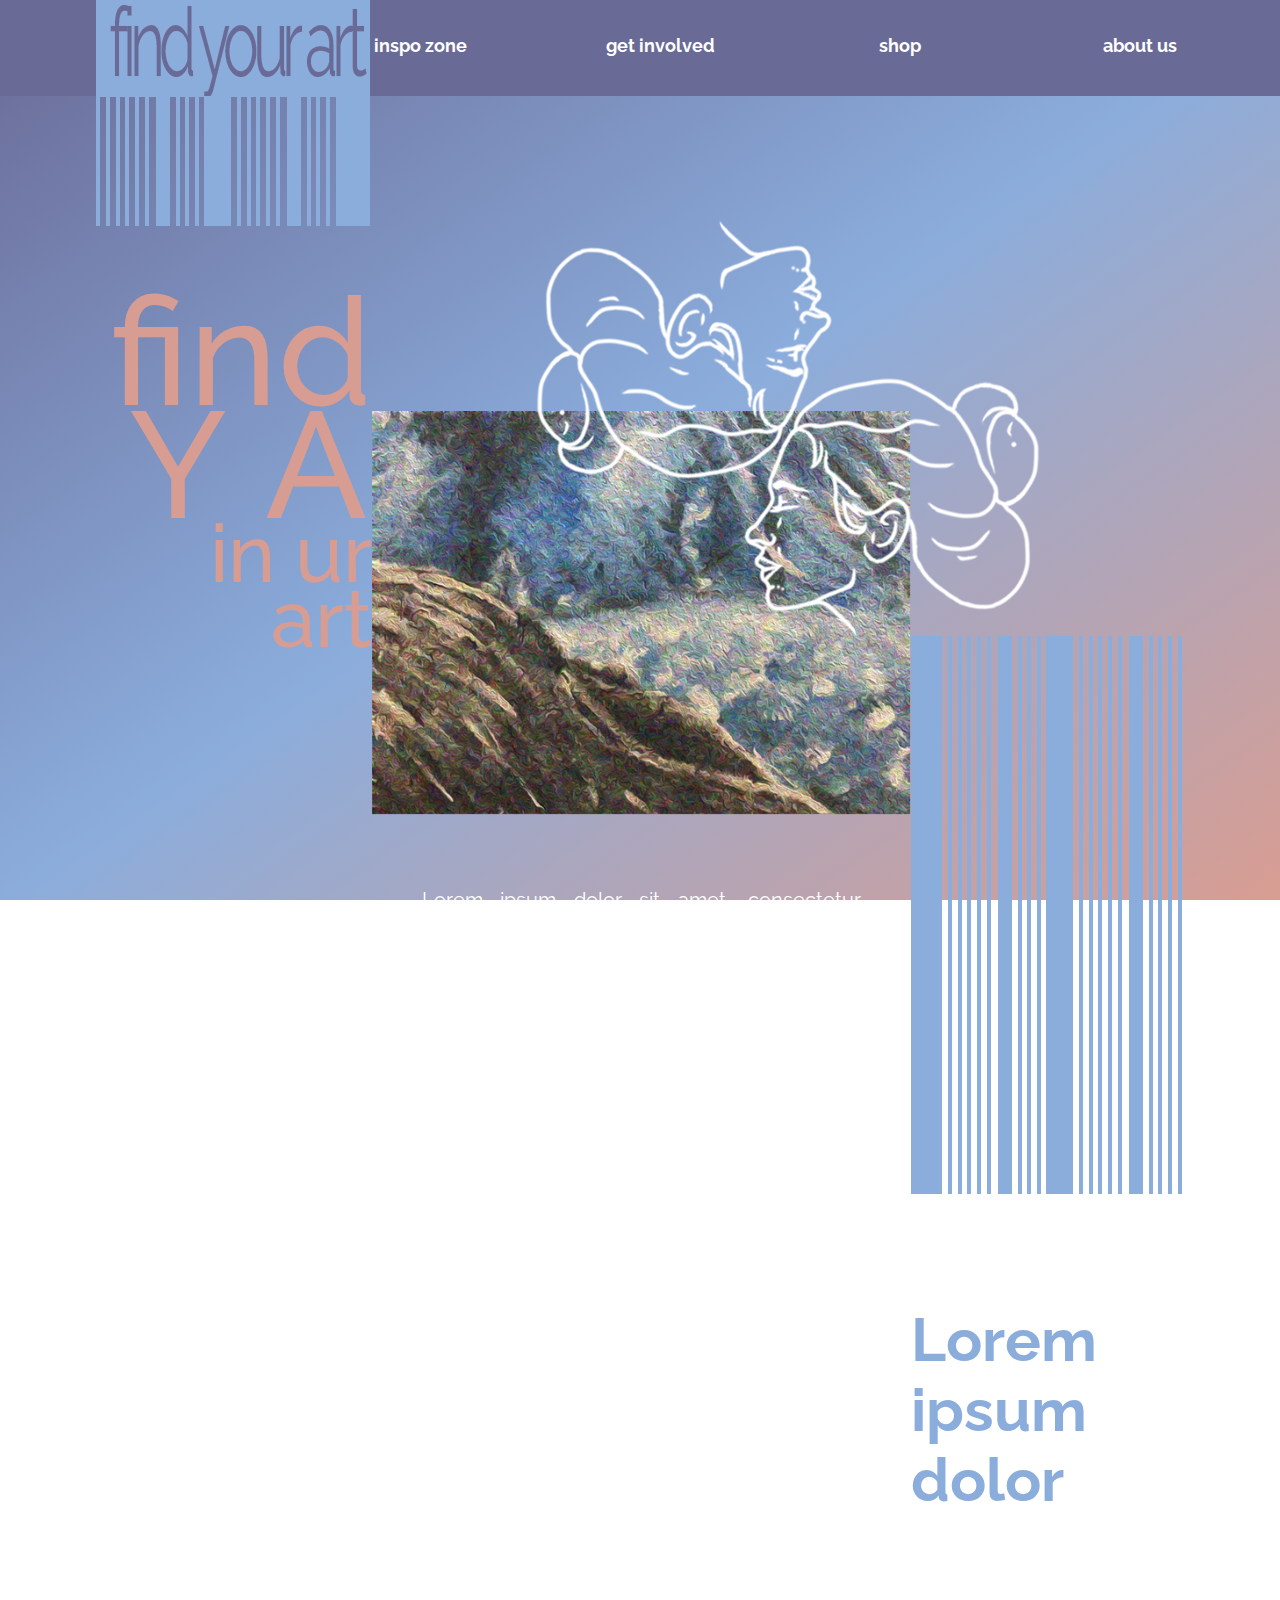
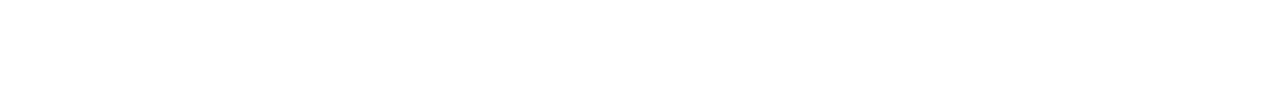
<file: findya/index.html>
<!DOCTYPE html>
<html lang="en">
<head>
    <meta charset="UTF-8">
    <meta http-equiv="X-UA-Compatible" content="IE=edge">
    <meta name="viewport" content="width=device-width, initial-scale=1.0">
    <title>Find Your Art - the online magazine</title>
    <link rel="stylesheet" href="style.css">
    <link rel="preconnect" href="https://fonts.googleapis.com">
    <link rel="preconnect" href="https://fonts.gstatic.com" crossorigin>
    <link href="https://fonts.googleapis.com/css2?family=Raleway:wght@400;700&display=swap" rel="stylesheet">
</head>
<body class="body_page">
    <header>
        <nav class="header">
           <!-- The findYA logo -->
           <img src="img/logo.png" alt="findYA logo" class="logo">


            <!-- Menu items -->
            <div class="menu_items_container">
                <a href="£" class="menu_item" id="home_mainpage">home</a>
                <a href="category.html" class="menu_item">inspo zone</a>
                <a href="#" class="menu_item">get involved</a>
                <a href="#" class="menu_item">shop</a>
                <a href="#" class="menu_item">about us</a>        
            </div>

        </nav>
    </header>

    <img src="img/blue_lines.png" alt="blue vertical lines" class="blue_lines">
    <div class="mainpage_container">
        <img src="img/faces.png" alt="white linear women's faces" class="faces">
        <div class="welcome">
            <div class="slogan_container">
                <p class="slogan_p1">find</p>
                <p class="slogan_p1" id="slogan_p1">Y A</p>
                <p class="slogan_p2">in ur</p>
                <p class="slogan_p2">art</p>
            </div> 
            <img src="img/mainpagephoto.png" alt="photo of the painting created by Suzy Krauzowicz" class="mainpagephoto">
            <img src="img/blue_lines_longver.png" alt="long blue vertical lines" class="blue_lines_longver">
            <div class="text_mainpage">
                <p>Lorem ipsum dolor sit amet, consectetur adipiscing elit, sed do eiusmod tempor incididunt ut labore et dolore magna aliqua. Quis ipsum suspendisse ultrices gravida.</p>
                <p> commodo viverra maecenas accumsan lacus vel facilisis. Lorem ipsum dolor sit amet, consectetur adipiscing elit, sed do eiusmod tempor incididunt ut labore et dolore magna aliqua. </p>
                <p> Quis ipsum suspendisse ultrices gravida. Risus commodo viverra maecenas accumsan lacus vel facilisis. </p>
            </div>
            <h1 class="title">Lorem ipsum dolor</h1>
        </div>
        
        
    </div>
    
    
</body>
</html>
</file>
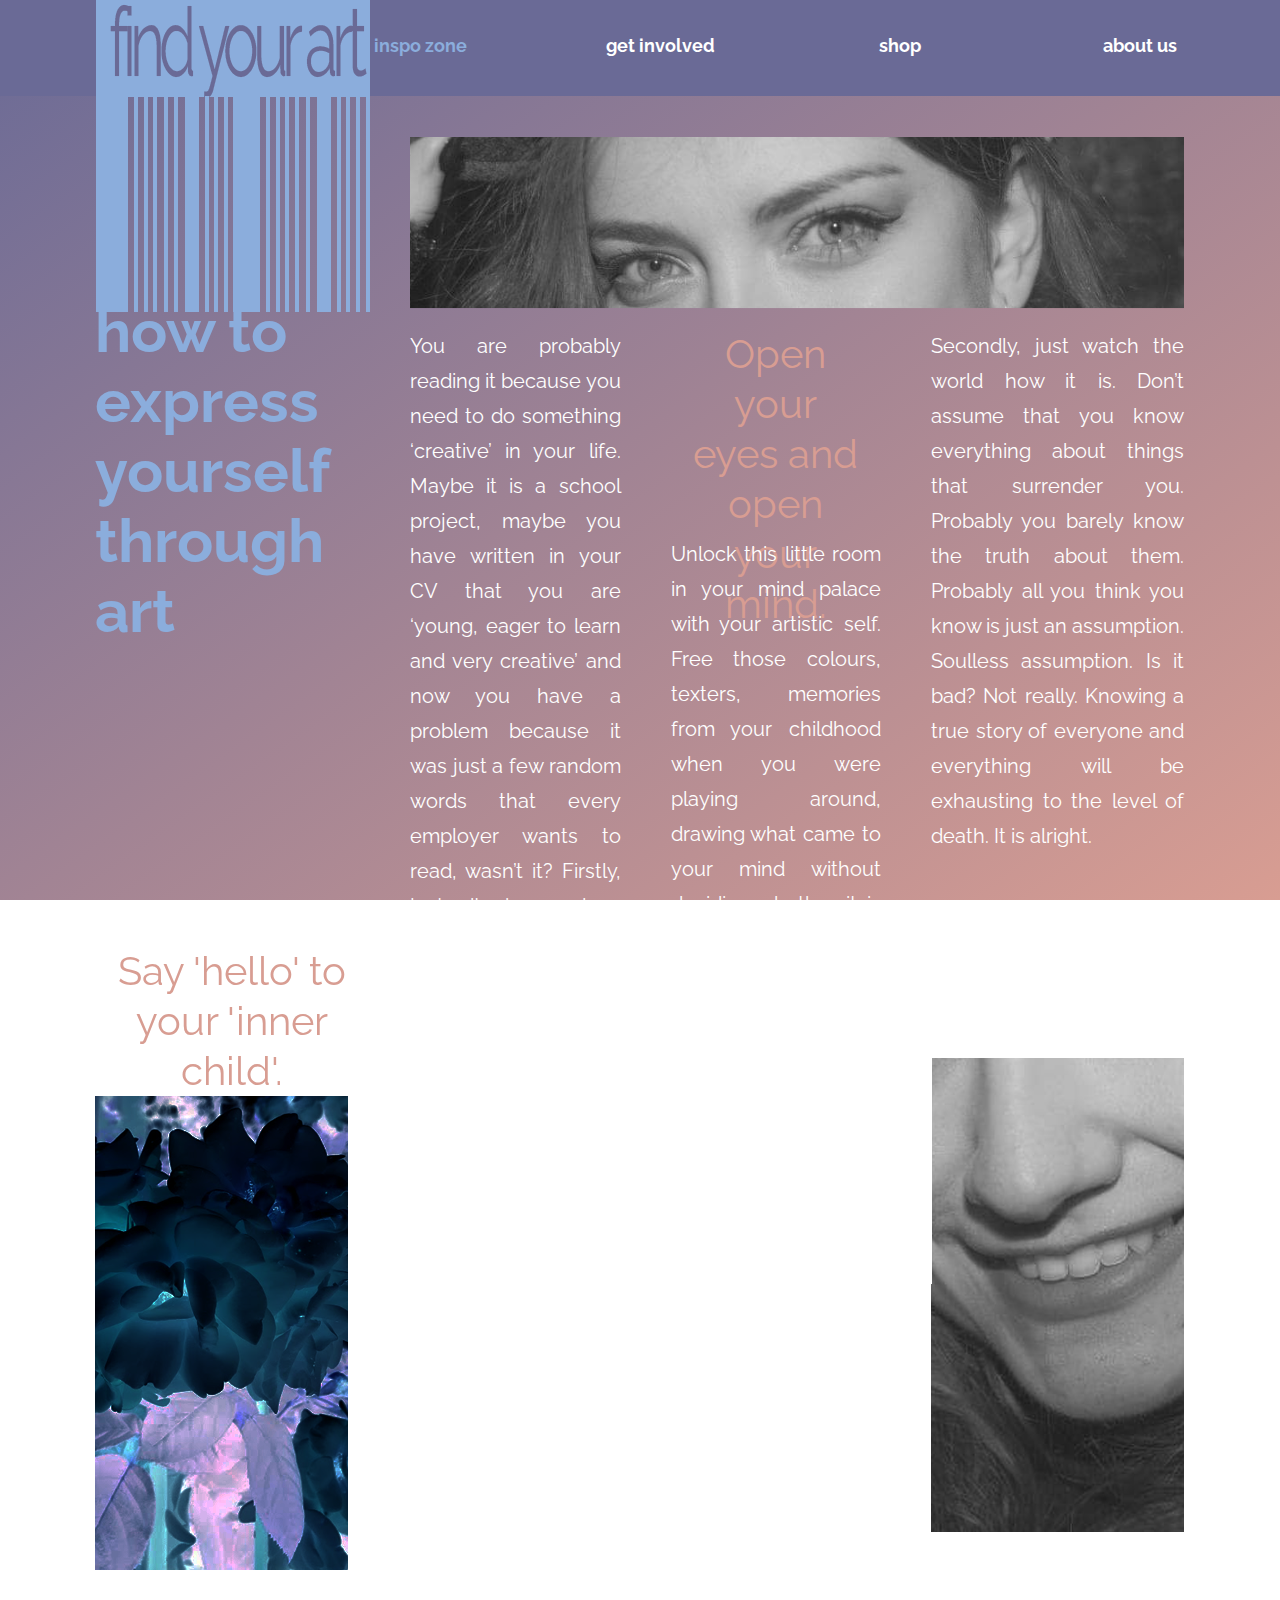
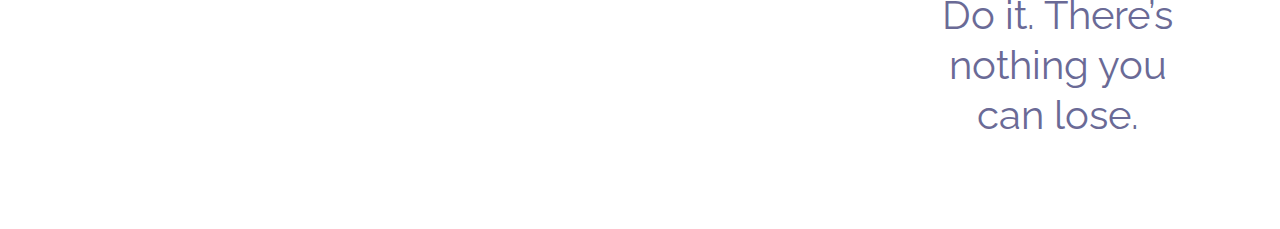
<file: findya/article1.html>
<!DOCTYPE html>
<html lang="en">
<head>
    <meta charset="UTF-8">
    <meta http-equiv="X-UA-Compatible" content="IE=edge">
    <meta name="viewport" content="width=device-width, initial-scale=1.0">
    <title>how to express yourself through art</title>
    <link rel="stylesheet" href="style.css">
    <link rel="preconnect" href="https://fonts.googleapis.com">
    <link rel="preconnect" href="https://fonts.gstatic.com" crossorigin>
    <link href="https://fonts.googleapis.com/css2?family=Raleway:wght@400;700&display=swap" rel="stylesheet">
</head>
<body class="body_page2">
    <header>
        <nav class="header">
           <!-- The findYA logo -->
           <img src="img/logo.png" alt="findYA logo" class="logo">


            <!-- Menu items -->
            <div class="menu_items_container">
                <a href="index.html" class="menu_item">home</a>
                <a href="category.html" class="menu_item" id="home_mainpage">inspo zone</a>
                <a href="#" class="menu_item">get involved</a>
                <a href="#" class="menu_item">shop</a>
                <a href="#" class="menu_item">about us</a>        
            </div>
        </nav>
    </header>

    <img src="img/blue_lines2.png" alt="blue vertical lines" class="blue_lines">
    <p class="article_title">how to express yourself through art</p>
    <p class="article_important2">Say 'hello' to your 'inner child'.</p>
    <img src="img/rose.png" alt="A dark blue rose with purple leaves" class="article_photo_right">

    <div class="article_container">
       <img src="img/article_smilling_girl.png" alt="Eyes of the girl" class="article_top_photo">
        <p class="artice_text" id="article_paragraph1">You are probably reading it because you need to do something ‘creative’ in your life. Maybe it is a school project, maybe you have written in your CV that you are ‘young, eager to learn and very creative’ and now you have a problem because it was just a few random words that every employer wants to read, wasn’t it? Firstly, just sit down, close your eyes and breath. Inhale. Exhale. Repeat. Well done!</p>
        <p class="article_important" id="article_important1">Open your eyes and open your mind.</p>
        <p class="artice_text" id="article_paragraph2"> Unlock this little room in your mind palace with your artistic self. Free those colours, texters, memories from your childhood when you were playing around, drawing what came to your mind without deciding whether it is worth drawing or not. Say ‘hello’ to your ‘inner child’.  </p>
        <p class="artice_text" id="article_paragraph3">Secondly, just watch the world how it is. Don’t assume that you know everything about things that surrender you. Probably you barely know the truth about them. Probably all you think you know is just an assumption. Soulless assumption. Is it bad? Not really. Knowing a true story of everyone and everything will be exhausting to the level of death. It is alright.</p>
        <p class="artice_text" id="article_paragraph4">However, try to understand things without judging them. Try to feel more, don’t start with creating opinion on whatever thing you can see. Admire creatures of this world. Admire scents of the wind. Admire sound of the waves when you are standing at the seashore. Admire new day, drawn yourself in the night’s atmosphere. Try it and your world view might change drastically.</p>
        <p class="artice_text" id="article_paragraph5">What’s wrong? You don’t want to? Do you think that it is just a stupid article on the Internet? Did you make an opinion about it by now? Did you try to understand? Do it. There’s nothing you can lose. if you do it, it will be all done. You will start catching a moment, seizing the day (‘Carpe diem’ as Horace once wrote), stealing the feelings and the atmosphere from daily, ordinary chores, places, activities. </p>
        <img src="img/smile.png" alt="A smile of the girl" id="article_right_photo">
        <p class="article_important" id="article_important2">Do it. There’s nothing you can lose.</p>
</div>
    
    

</body>
</html>
</file>
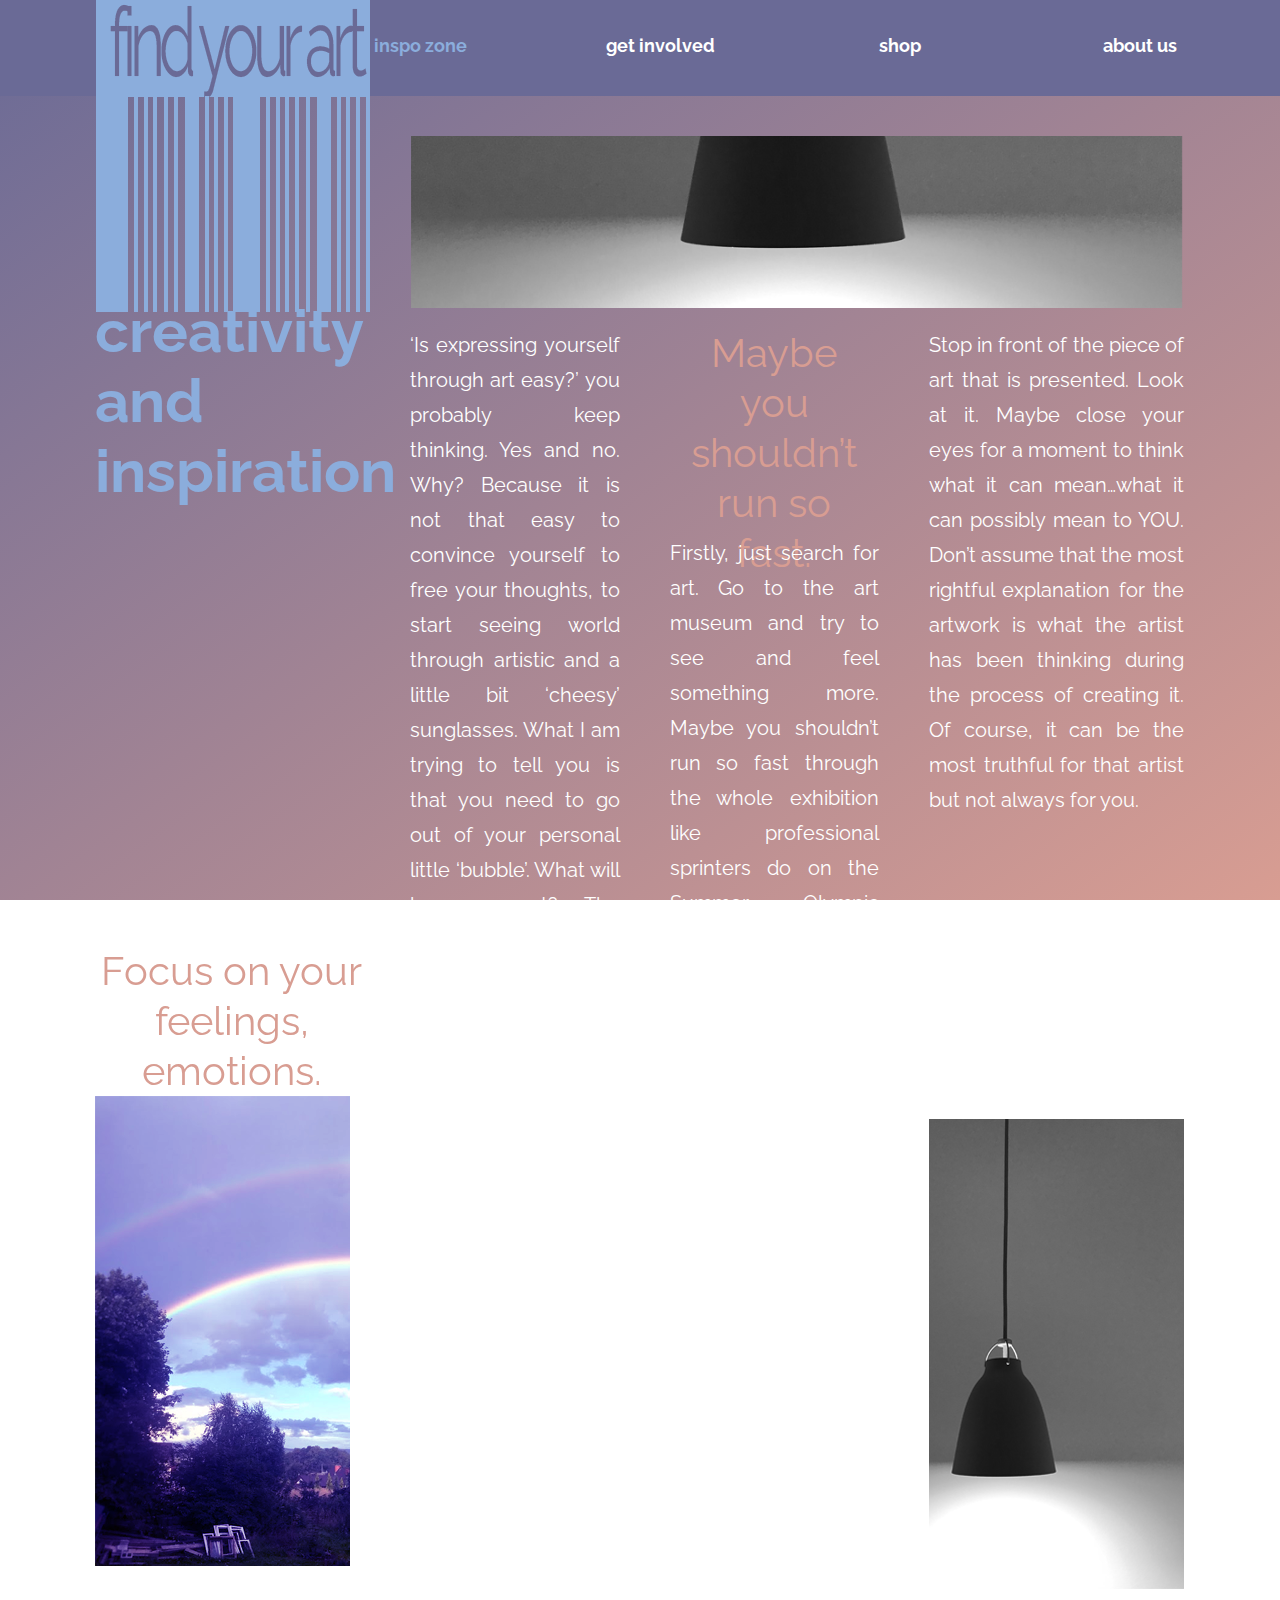
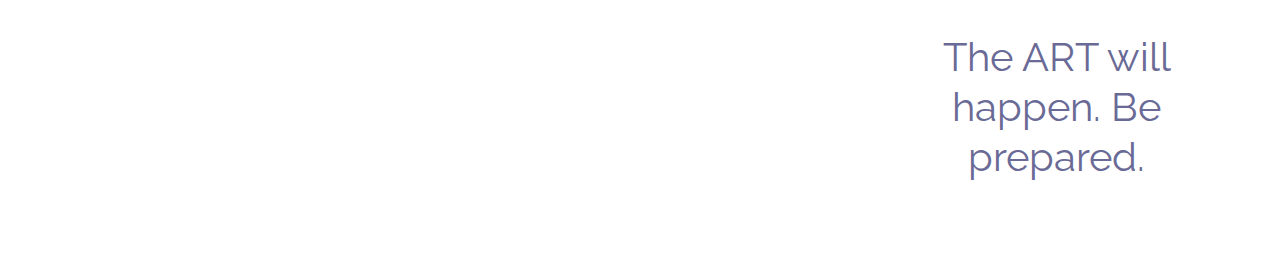
<file: findya/article2.html>
<!DOCTYPE html>
<html lang="en">
<head>
    <meta charset="UTF-8">
    <meta http-equiv="X-UA-Compatible" content="IE=edge">
    <meta name="viewport" content="width=device-width, initial-scale=1.0">
    <title>creativity and inspiration</title>
    <link rel="stylesheet" href="style.css">
    <link rel="preconnect" href="https://fonts.googleapis.com">
    <link rel="preconnect" href="https://fonts.gstatic.com" crossorigin>
    <link href="https://fonts.googleapis.com/css2?family=Raleway:wght@400;700&display=swap" rel="stylesheet">
</head>
<body class="body_page2">
    <header>
        <nav class="header">
           <!-- The findYA logo -->
           <img src="img/logo.png" alt="findYA logo" class="logo">


            <!-- Menu items -->
            <div class="menu_items_container">
                <a href="index.html" class="menu_item">home</a>
                <a href="category.html" class="menu_item" id="home_mainpage">inspo zone</a>
                <a href="#" class="menu_item">get involved</a>
                <a href="#" class="menu_item">shop</a>
                <a href="#" class="menu_item">about us</a>        
            </div>
        </nav>
    </header>

    <img src="img/blue_lines2.png" alt="blue vertical lines" class="blue_lines">
    <p class="article_title">creativity and inspiration</p>
    <p class="article_important2">Focus on your feelings, emotions.</p>
    <img src="img/rainbow.png" alt="A rainbow" class="article_photo_right">

    <div class="article_container">
       <img src="img/lamp.png" alt="A lamp" class="article_top_photo">
        <p class="artice_text" id="article_paragraph1">‘Is expressing yourself through art easy?’ you probably keep thinking. Yes and no. Why? Because it is not that easy to convince yourself to free your thoughts, to start seeing world through artistic and a little bit ‘cheesy’ sunglasses. What I am trying to tell you is that you need to go out of your personal little ‘bubble’. What will happen next? The ART will happen. Your true creativity will explode as inactive volcanoes do, unexpectedly.</p>
        <p class="article_important" id="article_important1">Maybe you shouldn’t run so fast.</p>
        <p class="artice_text" id="article_paragraph2">Firstly, just search for art. Go to the art museum and try to see and feel something more. Maybe you shouldn’t run so fast through the whole exhibition like professional sprinters do on the Summer Olympic Games once every four years.</p>
        <p class="artice_text" id="article_paragraph3">Stop in front of the piece of art that is presented. Look at it. Maybe close your eyes for a moment to think what it can mean…what it can possibly mean to YOU. Don’t assume that the most rightful explanation for the artwork is what the artist has been thinking during the process of creating it. Of course, it can be the most truthful for that artist but not always for you.</p>
        <p class="artice_text" id="article_paragraph4">Secondly, be a little bit egoistic in the way that you look at your art and at the art in general. Focus on your feelings, emotions and the beauty. Nevertheless, don’t forget that the beauty, the art, everything creative is relative and subjective. Ten people can look at the same thing and 5 of them will be amazed by it, 2 will think that it is just ugly and 3 might be not affected by it at all.</p>
        <p class="artice_text" id="article_paragraph5">Overall, as Chuck Close once said 'Inspiration is for amateurs. The rest of us just show up and get the work done. If you wait around for the clouds to part and a bolt of lightning to strike you in the brain, you're not going to make an awful lot of work'.</p>
        <img src="img/lamplamp.png" alt="A lamp" id="article_right_photo">
        <p class="article_important" id="article_important2">The ART will happen. Be prepared.</p>
</div>
    
    

</body>
</html>
</file>
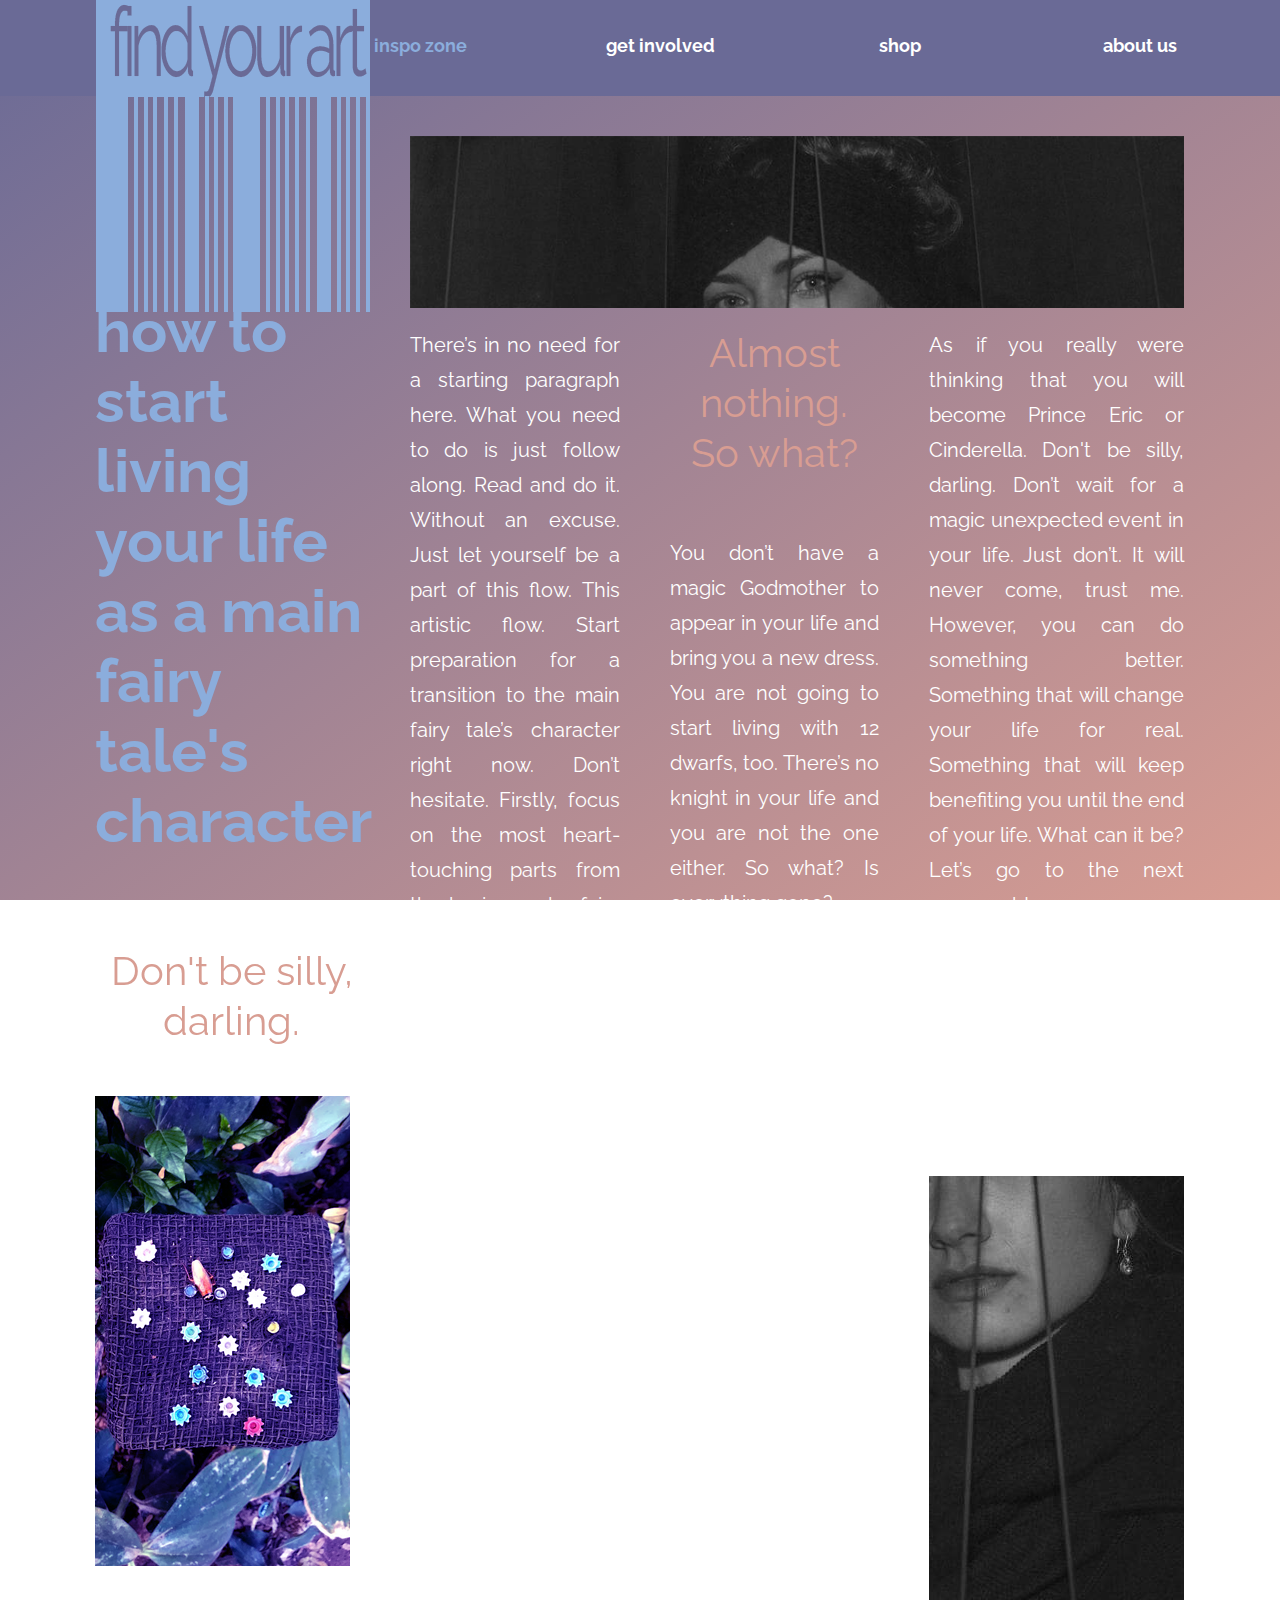
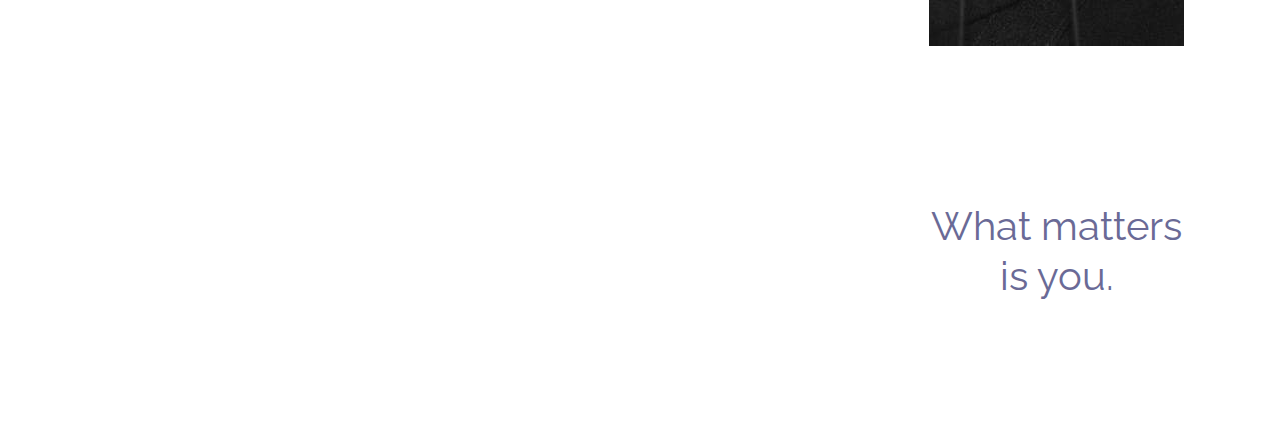
<file: findya/article3.html>
<!DOCTYPE html>
<html lang="en">
<head>
    <meta charset="UTF-8">
    <meta http-equiv="X-UA-Compatible" content="IE=edge">
    <meta name="viewport" content="width=device-width, initial-scale=1.0">
    <title>how to start living your life as a main fairy tale's character</title>
    <link rel="stylesheet" href="style.css">
    <link rel="preconnect" href="https://fonts.googleapis.com">
    <link rel="preconnect" href="https://fonts.gstatic.com" crossorigin>
    <link href="https://fonts.googleapis.com/css2?family=Raleway:wght@400;700&display=swap" rel="stylesheet">
</head>
<body class="body_page2">
    <header>
        <nav class="header">
           <!-- The findYA logo -->
           <img src="img/logo.png" alt="findYA logo" class="logo">


            <!-- Menu items -->
            <div class="menu_items_container">
                <a href="index.html" class="menu_item">home</a>
                <a href="category.html" class="menu_item" id="home_mainpage">inspo zone</a>
                <a href="#" class="menu_item">get involved</a>
                <a href="#" class="menu_item">shop</a>
                <a href="#" class="menu_item">about us</a>        
            </div>
        </nav>
    </header>

    <img src="img/blue_lines2.png" alt="blue vertical lines" class="blue_lines">
    <p class="article_title">how to start living your life as a main fairy tale's character</p>
    <p class="article_important2">Don't be silly, darling.</p>
    <img src="img/things.png" alt="A dark blue rose with purple leaves" class="article_photo_right">

    <div class="article_container">
         <img src="img/article_headband_girl.png" alt="Eyes of the girl" class="article_top_photo">
        <p class="artice_text" id="article_paragraph1">There’s in no need for a starting paragraph here. What you need to do is just follow along. Read and do it. Without an excuse. Just let yourself be a part of this flow. This artistic flow. Start preparation for a transition to the main fairy tale’s character right now. Don’t hesitate. Firstly, focus on the most heart-touching parts from the basic regular fairy tale. What’s the most important thing in them? What’s essential? What does seem achievable? </p>
            <p class="article_important" id="article_important1">Almost nothing. So what?</p>
        <p class="artice_text" id="article_paragraph2"> You don’t have a magic Godmother to appear in your life and bring you a new dress. You are not going to start living with 12 dwarfs, too. There’s no knight in your life and you are not the one either. So what? Is everything gone?</p>
        <p class="artice_text" id="article_paragraph3">As if you really were thinking that you will become Prince Eric or Cinderella. Don't be silly, darling. Don’t wait for a magic unexpected event in your life. Just don’t. It will never come, trust me. However, you can do something better. Something that will change your life for real. Something that will keep benefiting you until the end of your life. What can it be? Let’s go to the next paragraph!</p>
        <p class="artice_text" id="article_paragraph4">I tell you straight ahead – you should start learning about yourself. I’m not joking even if it seems like that. Knowing yourself, being able to name your feelings is something that you should work at NOW. Understanding yourself or even only trying to do so is sometimes a good start of your artistic journey. As Picasso once said, ‘Art washes away from the soul the dust of everyday life’, what can be interpreted as ‘If you make art, you surely live in some kind of a unrealistic dream’. </p>
        <p class="artice_text" id="article_paragraph5">Does it sound familiar? Something like living as a main fairy tale’s character? It does. Because creating your own art is like your own fairy tale that you have to tell others about. It doesn’t matter whether you will use words, acrylic paints or Photoshop. What matters is your story. What matters is you.</p>
         <img src="img/nose_lips.png" alt="A nose and lips of the girl" id="article_right_photo">
            <p class="article_important" id="article_important2"> What matters is you.</p>
</div>
    
    

</body>
</html>
</file>
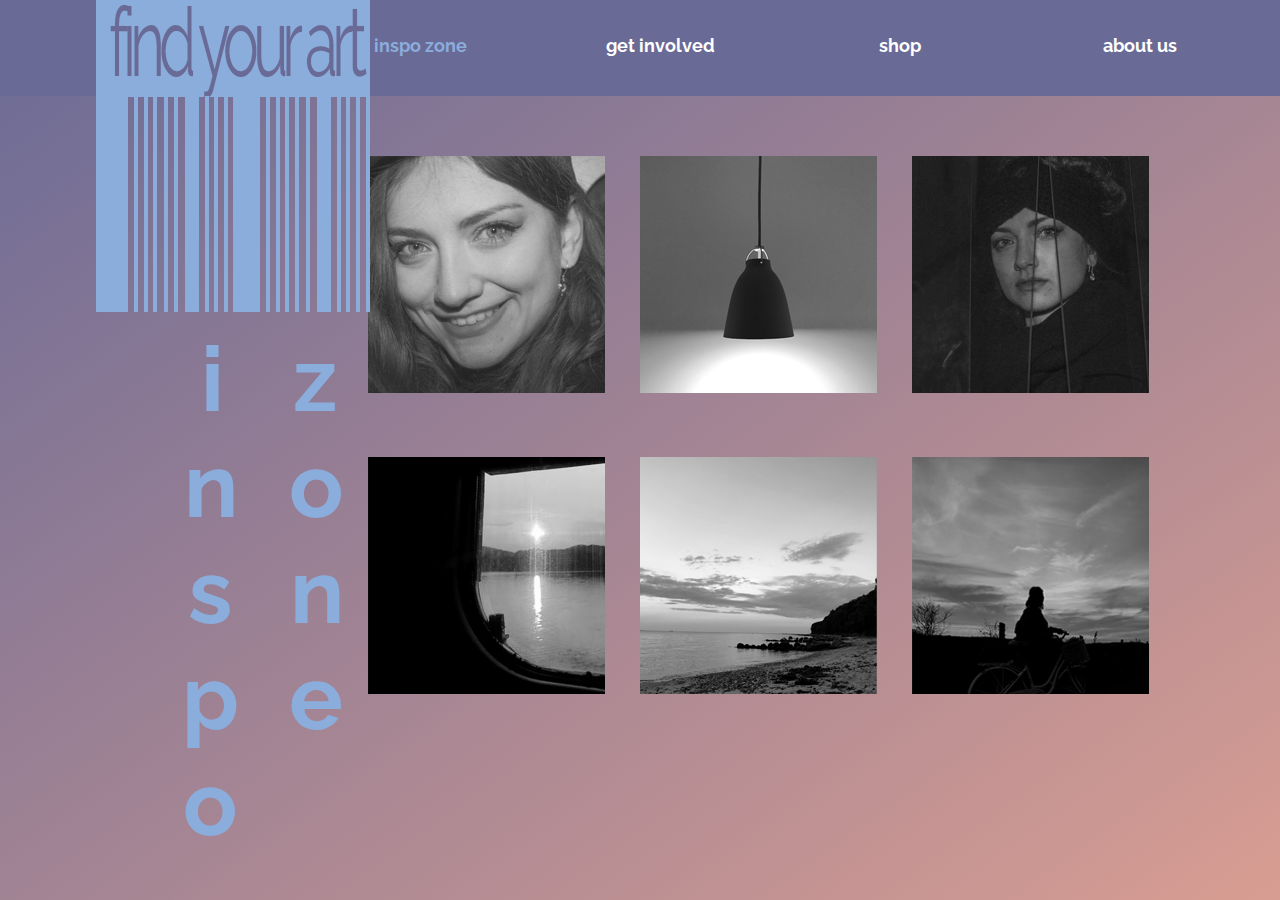
<file: findya/category.html>
<!DOCTYPE html>
<html lang="en">
<head>
    <meta charset="UTF-8">
    <meta http-equiv="X-UA-Compatible" content="IE=edge">
    <meta name="viewport" content="width=device-width, initial-scale=1.0">
    <title>Find Your Art - the online magazine</title>
    <link rel="stylesheet" href="style.css">
    <link rel="preconnect" href="https://fonts.googleapis.com">
    <link rel="preconnect" href="https://fonts.gstatic.com" crossorigin>
    <link href="https://fonts.googleapis.com/css2?family=Raleway:wght@400;700&display=swap" rel="stylesheet">
</head>
<body class="body_page2">
    <header>
        <nav class="header">
           <!-- The findYA logo -->
           <img src="img/logo.png" alt="findYA logo" class="logo">


            <!-- Menu items -->
            <div class="menu_items_container">
                <a href="index.html" class="menu_item" >home</a>
                <a href="category.html" class="menu_item" id="home_mainpage">inspo zone</a>
                <a href="#" class="menu_item">get involved</a>
                <a href="#" class="menu_item">shop</a>
                <a href="#" class="menu_item">about us</a>        
            </div>

        </nav>
    </header>

    <img src="img/blue_lines2.png" alt="blue vertical lines" class="blue_lines">
    <p class="category_title">zone inspo</p>
    <div class="category_container">
        
        <a href="article1.html" id="smilling_girl" class="thumbnail">
            <img src="img/girl_thumbnail.png" alt="A smilling girl"> 
                <!-- <div class="overlay">
                <div class="text">expressing yourself through art</div>
              </div>  -->
        </a>
        <a href="article2.html" id="lamp" class="thumbnail">
            <img src="img/lamp_thumbnail.png" alt="A  simple ceiling lamp" >
            <!-- <div class="overlay">
                <div class="text">creativity and inspiration</div>
              </div> -->
        </a>
        <a href="article3.html" id="headband_girl" class="thumbnail">
            <img src="img/girl2_thumbnail.png" alt="A girl in a headband" >
            <!-- <div class="overlay">
                <div class="text">how to start living your life as a main fairy tale's character</div>
              </div> -->
        </a>
        <img src="img/train_thumbnail.png" alt="A view from a train" id="train_view" class="thumbnail">
        <img src="img/sea_thumbnail.png" alt="A view of the sea" id="sea" class="thumbnail">
        <img src="img/bike_thumbnail.png" alt="A girl with a bike" id="bike_girl" class="thumbnail">
    </div>
    
    
</body>
</html>
</file>
<file: findya/style.css>
/* Basic reset */

:after
:before{
    margin: 0;
    padding: 0;
    border: 0;
    box-sizing: border-box;
}

.body_page{
    font-family: Raleway, sans-serif;
    max-width: 1680px;
    margin: 0;
    background-image: linear-gradient(to bottom right, #6a6a96, #8baddc, #d89d92);
    height: 100%;
    margin: 0;
    background-repeat: no-repeat;
    background-attachment: fixed;
}

.body_page2{
    font-family: Raleway, sans-serif;
    max-width: 1680px;
    margin: 0;
    background-image: linear-gradient(to bottom right, #6a6a96, #d89d92);
    height: 100%;
    margin: 0;
    background-repeat: no-repeat;
    background-attachment: fixed;
}

   /* ON MOBILE DEVICES - itll be good to have ot responsive c:*/

.header{
    background: #6a6a96;
    position: sticky;
    top:0;
    height: 96px;
    grid-column-start: 1;
    grid-column-end: 4;
}

.menu_items_container{
    right: 200px;
}

.menu_item{
    display: block;
    width: 100%;
    padding: 35px;
    color: white;
    text-decoration: none;
    text-align: center;
    margin-right: 40px;
    font-weight: 700;
    font-size: 18px;
    
}

#home_mainpage{
    color: #8baddc;
    font-size: 18px;

}

.blue_lines{
    position: absolute;
    left: 96px;
}

.faces{
    position: absolute;
    top: 220px;
    right: 240px;
}
  .logo{
    position: absolute;
    top: 0;
    right:0;
    left: 96px;
  }

  .mainpage_container{
      margin: 200px 96px;
  }

  .welcome{
      display: grid;
      grid-template-columns: repeat(4, 1fr); 
      
      /* 1fr 1fr 1fr 1fr; */
  }

  .slogan_container{
      padding: 0;
      margin: 0;
      height: 389px;
      width: 276px;
      text-align: right;
      color: #d89d92;
      font-weight: 500;
      grid-column-start: 1;
      grid-column-end: 2;
  }

  .slogan_p1{
      font-size: 150px;
      line-height: 113px;
      margin: 0;
  }

  #slogan_p1{
      letter-spacing: 5.5px;
  }

  .slogan_p2{
      font-size: 80px;
      line-height: 65px;
      margin: 0%;
  }

  .text_mainpage{
      color: white;
      font-size: 20px;
      text-align: justify;
      line-height: 30px;
      grid-column-start: 2;
      grid-column-end: 4;
      justify-self: center;
      padding: 50px 50px 0 50px;
  }


  .title{
      font-size: 60px;
      color: #8baddc;
      font-weight: 700;
      width: 273px;
      height: 189px;
      text-align: left;
      grid-column-start: 4;
      grid-column-end: 5;
      margin: 0;
      padding: 0;
  }

  .blue_lines_longver{
      grid-column-start: 4;
      grid-column-end: 5;
      grid-row-start: 1;
      grid-row-end: 3;
      border: 0;
      padding: 0;
      margin-top: 340px;
  }
  .mainpagephoto{
      grid-column-start: 2;
      grid-column-end: 4;
      margin-top: 115px;
      justify-self: stretch;
      
  }

.category_container{
    display: grid;
    grid-template-columns: repeat(4, 1fr);
    margin: 60px 96px;
    align-content: space-between;
    align-items: center;
    row-gap: 60px;

}

#smilling_girl{
    grid-column-start: 2;
    grid-column-end: 3;
}

#lamp{
    grid-column-start: 3;
    grid-column-end: 4;
}

#headband_girl{
    grid-column-start: 4;
    grid-column-end: 5;
}


#train_view{
    grid-column-start: 2;
    grid-column-end: 3;
}

#sea{
    grid-column-start: 3;
    grid-column-end: 4;
}

#bike_girl{
    grid-column-start: 4;
    grid-column-end: 5;
}

.category_title{
    font-size: 90px;
    color: #8baddc;
    font-weight: 700;
    width: 273px;
    height: 189px;
    text-align: left;
    /* grid-column-start: 1;
    grid-column-end: 2;
    grid-row-start: 1;
    grid-row-end: 3;
    align-self: flex-end; */
    margin: 230px 95px;
    padding: 0;
    writing-mode: vertical-rl;
    text-orientation: upright;
    position: absolute;
}

.article_title{
    font-size: 60px;
    color: #8baddc;
    font-weight: 700;
    width: 273px;
    height: 189px;
    text-align: left;
    margin: 200px 95px;
    padding: 0;
    position: absolute;
}

.article_container{
    display: grid;
    grid-template-columns: repeat(3, 1fr);
    grid-template-rows: 6;
    margin: 40px 96px 40px 410px;
    align-content: space-between;
    align-items: center;
    column-gap: 50px;
}

.artice_text{
    color: white;
    font-size: 20px;
    text-align: justify;
    line-height: 35px;
    font-family: Raleway, sans-serif;
}
.article_top_photo{
    grid-column-start: 1;
    grid-column-end: 4;
    justify-self: stretch;
}

.article_important{
    color: #d89d92;
    font-size: 40px;
    text-align: center;
    line-height: 50px;
    font-family: Raleway, sans-serif;
}

.article_important2{
    color: #d89d92;
    font-size: 40px;
    text-align: center;
    line-height: 50px;
    font-family: Raleway, sans-serif;
    width: 273px;
    height: 189px;
    margin: 850px 95px;
    padding: 0;
    position: absolute;
}
.article_photo_right{
    position: absolute;
    margin: 1000px 95px;
    padding: 0;
    position: absolute;
}


/* Article --> paragraph */

#article_paragraph1{
    grid-column-start: 1;
    grid-column-end: 2;
    grid-row-start: 2;
    grid-row-end: 4;
    align-self: flex-start;
}

#article_paragraph2{
    grid-column-start: 2;
    grid-column-end: 3;
    grid-row-start: 2;
    grid-row-end: 4;
    align-self: flex-start;
    padding-top: 208px;
}

#article_paragraph3{
    grid-column-start: 3;
    grid-column-end: 4;
    grid-row-start: 2;
    grid-row-end: 4;
    align-self: flex-start;
}

#article_paragraph4{
    grid-column-start: 1;
    grid-column-end: 2;
    grid-row-start: 4;
    grid-row-end: 6;
    align-self: flex-start;
}

#article_paragraph5{
    grid-column-start: 2;
    grid-column-end: 3;
    grid-row-start: 4;
    grid-row-end: 6;
    align-self: flex-start;
}

#article_important1{
    grid-column-start: 2;
    grid-column-end: 3;
    grid-row-start: 2;
    grid-row-end: 3;
    align-self: flex-start;
    margin: 20px;
}

#article_important2{
    grid-column-start: 3;
    grid-column-end: 4;
    grid-row-start: 5;
    grid-row-end: 6;
    color: #6a6a96;
}

#article_right_photo{
    grid-column-start: 3;
    grid-column-end: 4;
    grid-row-start: 4;
    grid-row-end: 5;
    justify-self: stretch
}

  /*Add rules for wide screens*/
  @media screen and (min-width: 800px){

      /*making menuitems flex horizontally (in a row)*/
      .menu_items_container{
          display: flex;
          justify-content: flex-end;
      }

      .menu_item{
          width: 130px;
          font-size: 18px;
      }

      .menu_item:hover{
          color: #8baddc;
      }

      .company_logo{
          left: 10px;
      }
  }
</file>
